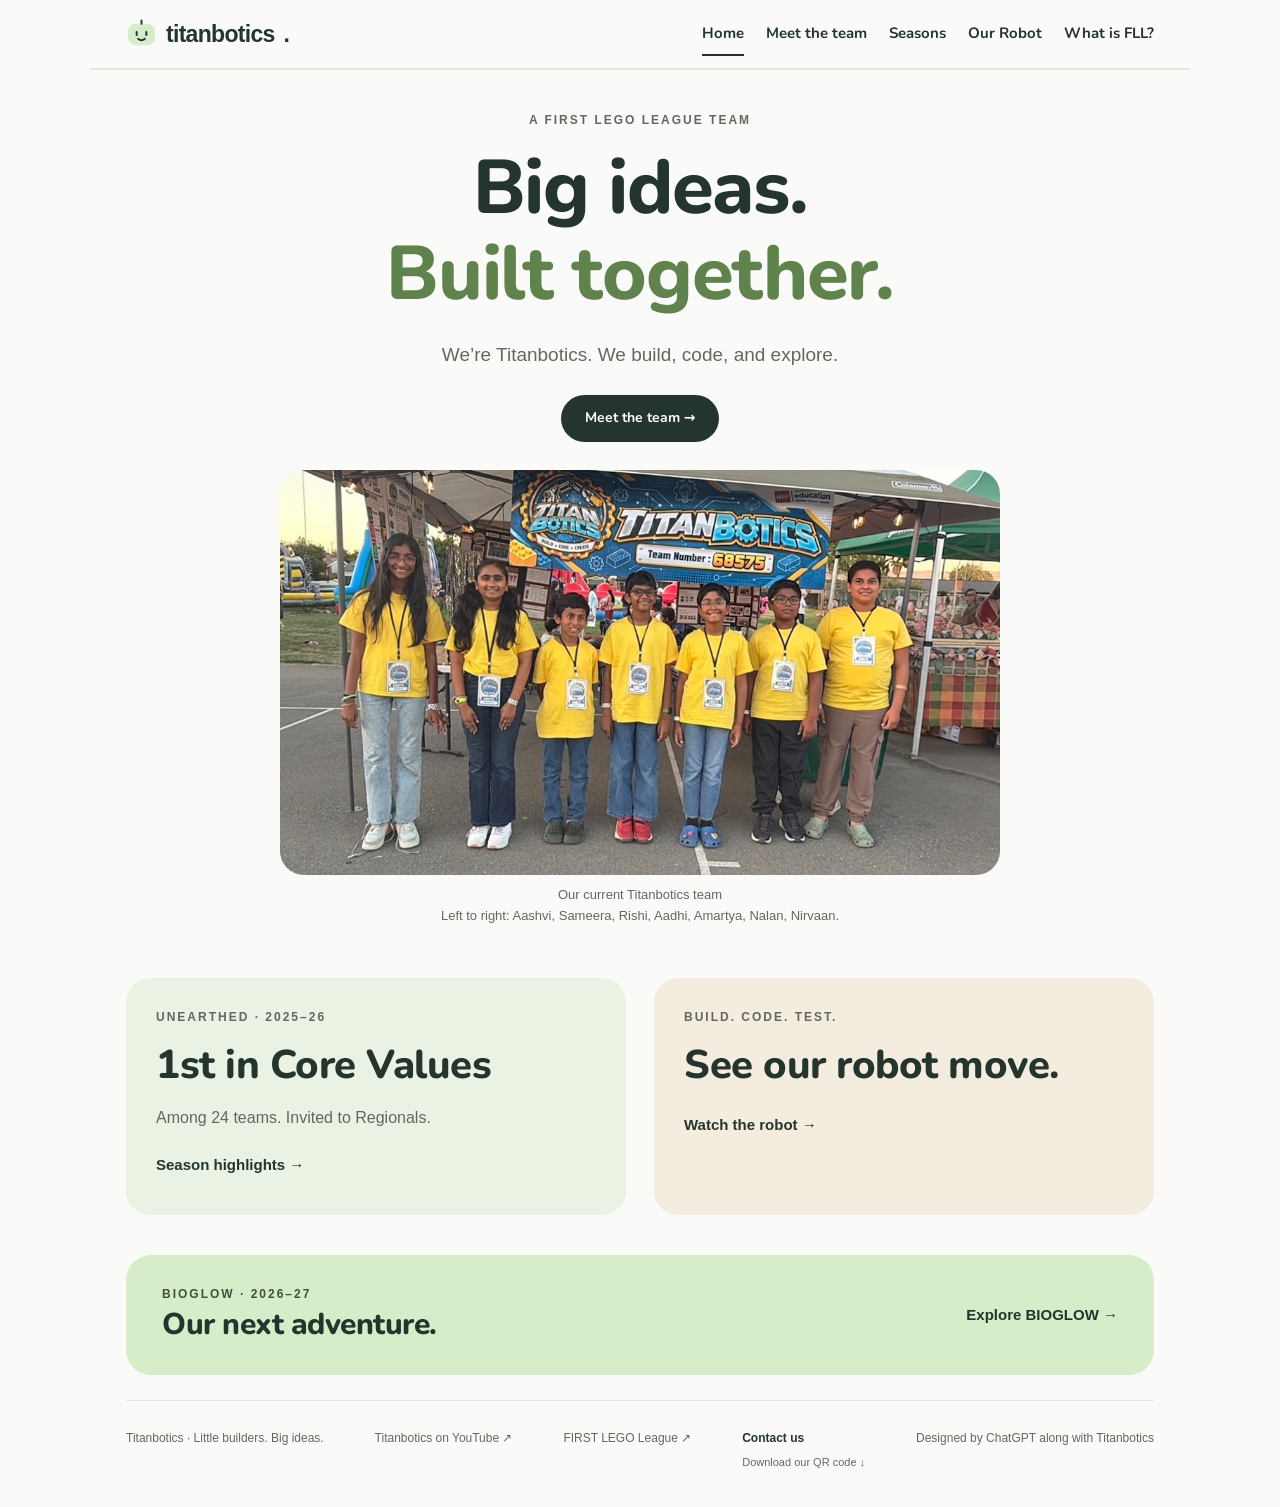
<file: index.html>
<!DOCTYPE html>

<html lang="en"><head><meta charset="utf-8"/><meta content="width=device-width, initial-scale=1" name="viewport"/><title>Home | Titanbotics</title><meta content="Meet Titanbotics, a FIRST LEGO League team building robots and big ideas together." name="description"/><meta content="#fafbf8" name="theme-color"/><link href="images/favicon.svg" rel="icon" type="image/svg+xml"/><link href="css/style.css?v=footer-1" rel="stylesheet"/><script defer="" src="js/main.js?v=videos-1"></script></head>
<body><a class="skip" href="#main">Skip to content</a><header><a class="brand" href="index.html"><img alt="" height="31" src="images/favicon.svg" width="31"/>titanbotics<span aria-hidden="true">.</span></a><nav aria-label="Main navigation"><a aria-current="page" href="index.html">Home</a><a href="team.html">Meet the team</a><a href="seasons.html">Seasons</a><a href="robot.html">Our Robot</a><a href="fll.html">What is FLL?</a></nav></header><main id="main"><section class="hero team-hero"><p class="eyebrow">A FIRST LEGO League team</p><h1>Big ideas.<br/><span>Built together.</span></h1><p class="lead">We’re Titanbotics. We build, code, and explore.</p><a class="button" href="team.html">Meet the team →</a><figure class="home-team"><img alt="The current seven-member Titanbotics team in yellow shirts beneath the team banner" height="576" src="images/team/titanbotics-yellow-shirts.jpg" width="1024"/><figcaption class="small">Our current Titanbotics team<br/>Left to right: Aashvi, Sameera, Rishi, Aadhi, Amartya, Nalan, Nirvaan.</figcaption></figure></section><section aria-label="Explore Titanbotics" class="grid two section home-highlights"><article class="card green"><p class="eyebrow">UNEARTHED · 2025–26</p><h2>1st in Core Values</h2><p>Among 24 teams. Invited to Regionals.</p><a class="text-link" href="seasons/unearthed.html">Season highlights →</a></article><article class="card sand"><p class="eyebrow">Build. Code. Test.</p><h2>See our robot move.</h2><a class="text-link" href="robot.html#robot-video">Watch the robot →</a></article></section><section class="season-banner"><div><p class="eyebrow">BIOGLOW · 2026–27</p><h2>Our next adventure.</h2></div><a class="text-link" href="seasons/bioglow.html">Explore BIOGLOW →</a></section></main><footer><p>Titanbotics · Little builders. Big ideas.</p><a href="https://www.youtube.com/@Titanbotics">Titanbotics on YouTube ↗</a><a href="https://firstlegoleague.org/">FIRST LEGO League ↗</a><div class="footer-contact"><a href="mailto:titanbotics@gmail.com">Contact us</a><a download="" href="images/share/titanbotics-qr.png">Download our QR code ↓</a></div><p>Designed by ChatGPT along with Titanbotics</p></footer></body></html>
</file>
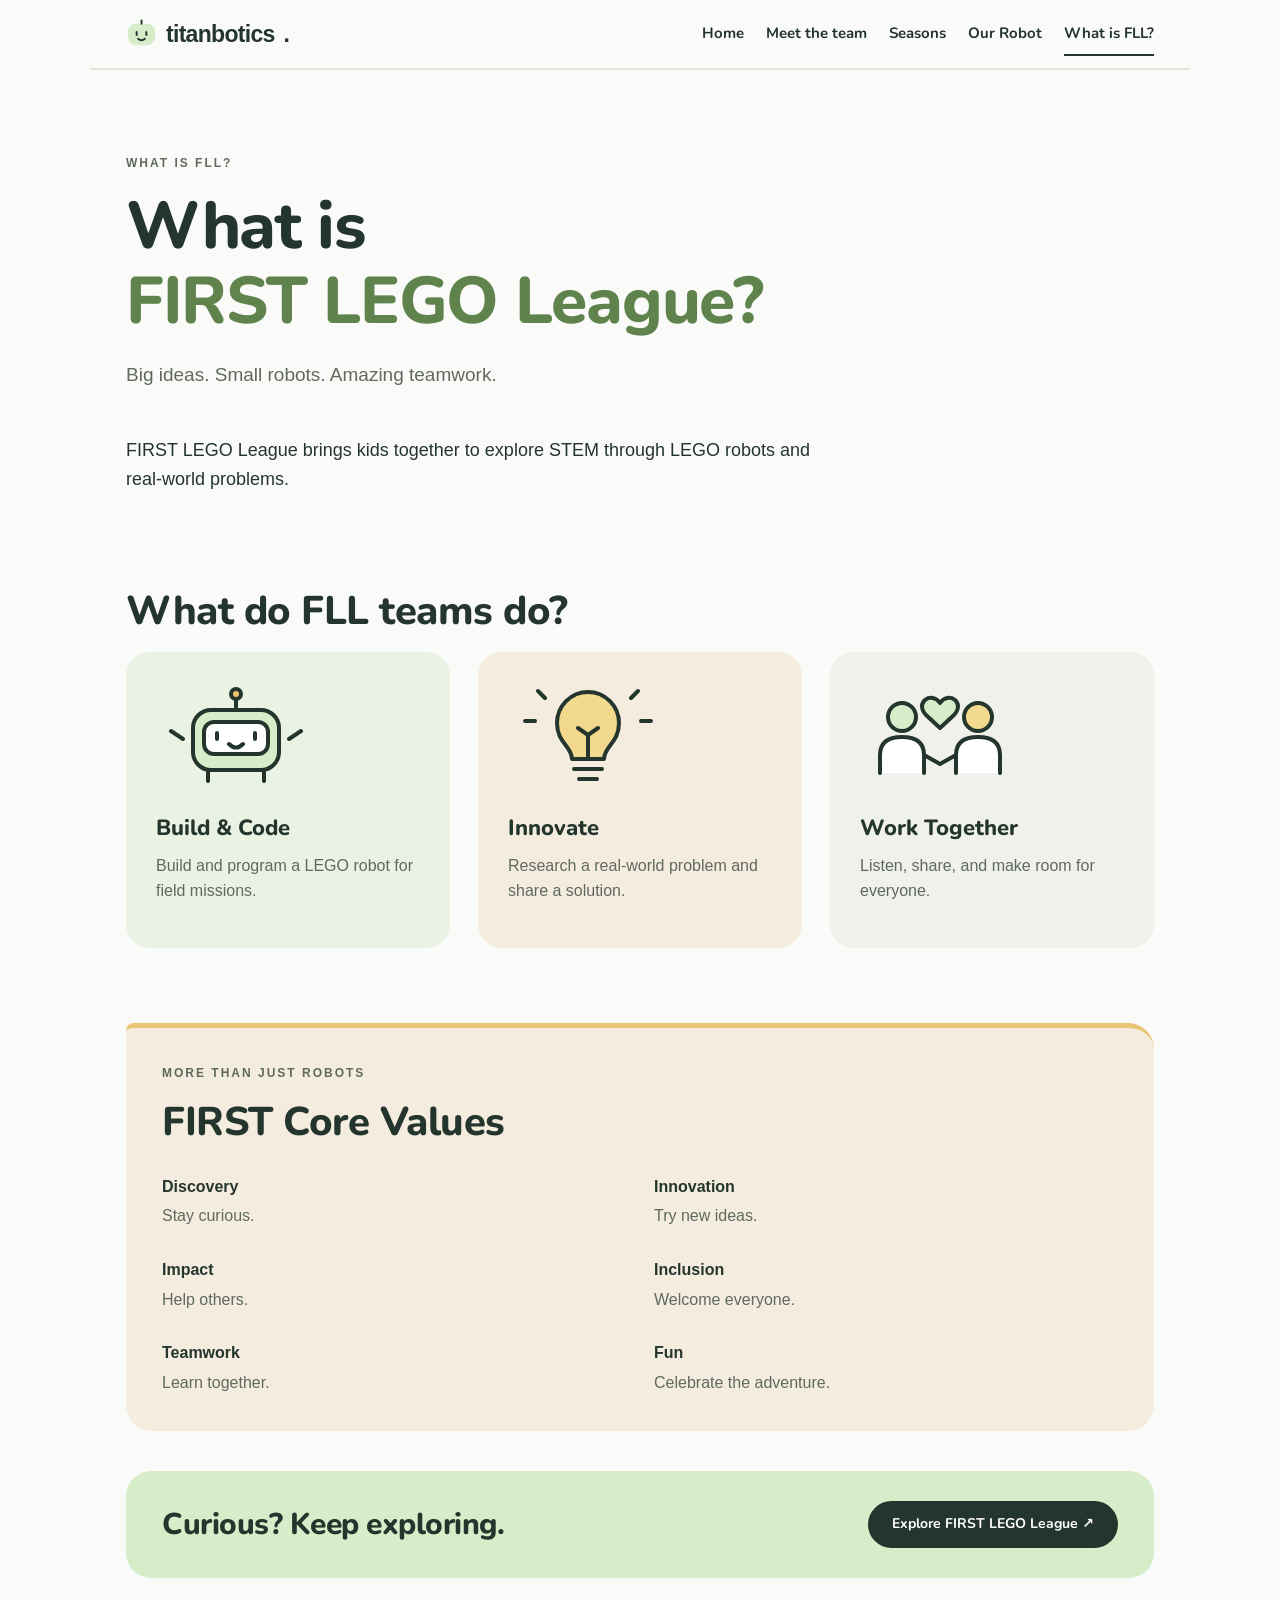
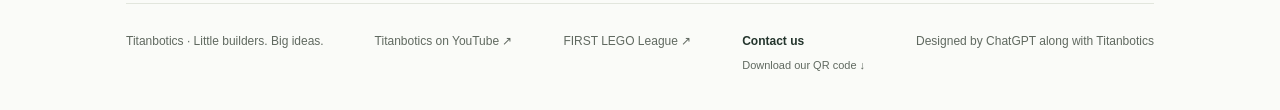
<file: fll.html>
<!DOCTYPE html>

<html lang="en">
<head>
<meta charset="utf-8"/>
<meta content="width=device-width, initial-scale=1" name="viewport"/>
<title>What is FLL? | Titanbotics</title>
<meta content="Big ideas. Small robots. Amazing teamwork. Discover FIRST LEGO League: building, coding, innovation, and Core Values." name="description"/>
<meta content="#fafbf8" name="theme-color"/>
<link href="images/favicon.svg" rel="icon" type="image/svg+xml"/>
<link href="css/style.css?v=footer-1" rel="stylesheet"/>
</head>
<body><a class="skip" href="#main">Skip to content</a><header><a class="brand" href="index.html"><img alt="" height="31" src="images/favicon.svg" width="31"/>titanbotics<span aria-hidden="true">.</span></a><nav aria-label="Main navigation"><a href="index.html">Home</a><a href="team.html">Meet the team</a><a href="seasons.html">Seasons</a><a href="robot.html">Our Robot</a><a aria-current="page" href="fll.html">What is FLL?</a></nav></header>
<main id="main">
<section class="page-hero">
<p class="eyebrow">What is FLL?</p>
<h1>What is<br/><span>FIRST LEGO League?</span></h1>
<p class="lead">Big ideas. Small robots. Amazing teamwork.</p>
</section>
<p class="fll-intro">FIRST LEGO League brings kids together to explore STEM through LEGO robots and real-world problems.</p>
<section aria-labelledby="activities-title" class="section">
<h2 id="activities-title">What do FLL teams do?</h2>
<div class="grid">
<article class="card green">
<svg aria-hidden="true" class="fll-art" focusable="false" viewbox="0 0 160 110"><g stroke="#24352d" stroke-linecap="round" stroke-linejoin="round" stroke-width="4"><path d="M80 25V15"></path><circle cx="80" cy="12" fill="#f3c56b" r="5"></circle><rect fill="#d7edca" height="60" rx="18" width="86" x="37" y="28"></rect><rect fill="#fff" height="32" rx="10" width="64" x="48" y="40"></rect><path d="M61 51v6m38-6v6m-26 5q7 7 14 0M27 57l-12-8m118 8 12-8M52 89v10m56-10v10" fill="none"></path></g></svg>
<h3>Build &amp; Code</h3>
<p>Build and program a LEGO robot for field missions.</p>
</article>
<article class="card sand">
<svg aria-hidden="true" class="fll-art" focusable="false" viewbox="0 0 160 110"><g fill="none" stroke="#24352d" stroke-linecap="round" stroke-linejoin="round" stroke-width="4"><path d="M64 77c0-13-15-16-15-36a31 31 0 0 1 62 0c0 20-15 23-15 36Z" fill="#f3d98d"></path><path d="M66 87h28m-23 10h18M80 77V53m-10-7 10 7 10-7M27 39H17m116 0h10M37 16l-7-7m93 7 7-7"></path></g></svg>
<h3>Innovate</h3>
<p>Research a real-world problem and share a solution.</p>
</article>
<article class="card">
<svg aria-hidden="true" class="fll-art" focusable="false" viewbox="0 0 160 110"><g stroke="#24352d" stroke-linecap="round" stroke-linejoin="round" stroke-width="4"><circle cx="42" cy="35" fill="#d7edca" r="14"></circle><circle cx="118" cy="35" fill="#f3d98d" r="14"></circle><path d="M20 91V73q0-18 22-18t22 18v18m32 0V73q0-18 22-18t22 18v18" fill="#fff"></path><path d="m64 73 16 9 16-9" fill="none"></path><path d="M80 46 66 33c-12-13 6-24 14-12 8-12 26-1 14 12Z" fill="#d7edca"></path></g></svg>
<h3>Work Together</h3>
<p>Listen, share, and make room for everyone.</p>
</article>
</div>
</section>
<section aria-labelledby="values-title" class="notebook">
<p class="eyebrow">More than just robots</p>
<h2 id="values-title">FIRST Core Values</h2>
<dl class="grid two fll-values">
<div><dt>Discovery</dt><dd>Stay curious.</dd></div>
<div><dt>Innovation</dt><dd>Try new ideas.</dd></div>
<div><dt>Impact</dt><dd>Help others.</dd></div>
<div><dt>Inclusion</dt><dd>Welcome everyone.</dd></div>
<div><dt>Teamwork</dt><dd>Learn together.</dd></div>
<div><dt>Fun</dt><dd>Celebrate the adventure.</dd></div>
</dl>
</section>
<section aria-labelledby="explore-title" class="season-banner">
<div><h2 id="explore-title">Curious? Keep exploring.</h2></div>
<a class="button" href="https://www.firstinspires.org/programs/fll/" rel="noopener noreferrer" target="_blank">Explore FIRST LEGO League <span aria-hidden="true">↗</span><span class="visually-hidden"> (opens in a new tab)</span></a>
</section>
</main>
<footer><p>Titanbotics · Little builders. Big ideas.</p><a href="https://www.youtube.com/@Titanbotics">Titanbotics on YouTube ↗</a><a href="https://firstlegoleague.org/">FIRST LEGO League ↗</a><div class="footer-contact"><a href="mailto:titanbotics@gmail.com">Contact us</a><a download="" href="images/share/titanbotics-qr.png">Download our QR code ↓</a></div><p>Designed by ChatGPT along with Titanbotics</p></footer></body></html>
</file>
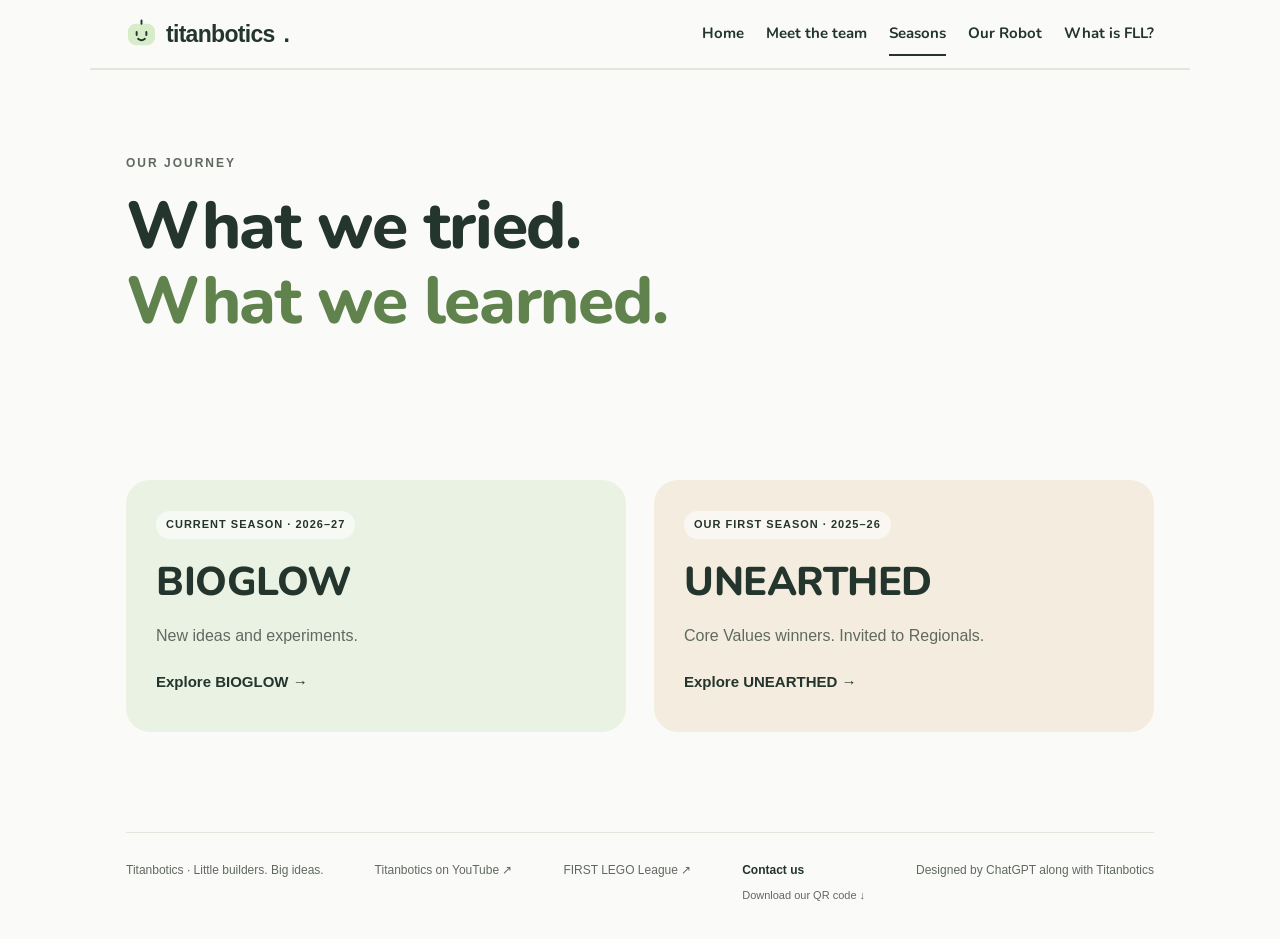
<file: seasons.html>
<!DOCTYPE html>

<html lang="en"><head><meta charset="utf-8"/><meta content="width=device-width, initial-scale=1" name="viewport"/><title>Seasons | Titanbotics</title><meta content="Explore Titanbotics’ BIOGLOW 2026–27 season and UNEARTHED 2025–26 achievements." name="description"/><meta content="#fafbf8" name="theme-color"/><link href="images/favicon.svg" rel="icon" type="image/svg+xml"/><link href="css/style.css?v=footer-1" rel="stylesheet"/><script defer="" src="js/main.js?v=videos-1"></script></head>
<body><a class="skip" href="#main">Skip to content</a><header><a class="brand" href="index.html"><img alt="" height="31" src="images/favicon.svg" width="31"/>titanbotics<span aria-hidden="true">.</span></a><nav aria-label="Main navigation"><a href="index.html">Home</a><a href="team.html">Meet the team</a><a aria-current="page" href="seasons.html">Seasons</a><a href="robot.html">Our Robot</a><a href="fll.html">What is FLL?</a></nav></header><main id="main"><section class="page-hero"><p class="eyebrow">Our journey</p><h1>What we tried.<br/><span>What we learned.</span></h1></section><section aria-label="Our seasons" class="grid two section"><article class="card green"><span class="pill">Current season · 2026–27</span><h2>BIOGLOW</h2><p>New ideas and experiments.</p><a class="text-link" href="seasons/bioglow.html">Explore BIOGLOW →</a></article><article class="card sand"><span class="pill">Our first season · 2025–26</span><h2>UNEARTHED</h2><p>Core Values winners. Invited to Regionals.</p><a class="text-link" href="seasons/unearthed.html">Explore UNEARTHED →</a></article></section></main><footer><p>Titanbotics · Little builders. Big ideas.</p><a href="https://www.youtube.com/@Titanbotics">Titanbotics on YouTube ↗</a><a href="https://firstlegoleague.org/">FIRST LEGO League ↗</a><div class="footer-contact"><a href="mailto:titanbotics@gmail.com">Contact us</a><a download="" href="images/share/titanbotics-qr.png">Download our QR code ↓</a></div><p>Designed by ChatGPT along with Titanbotics</p></footer></body></html>
</file>
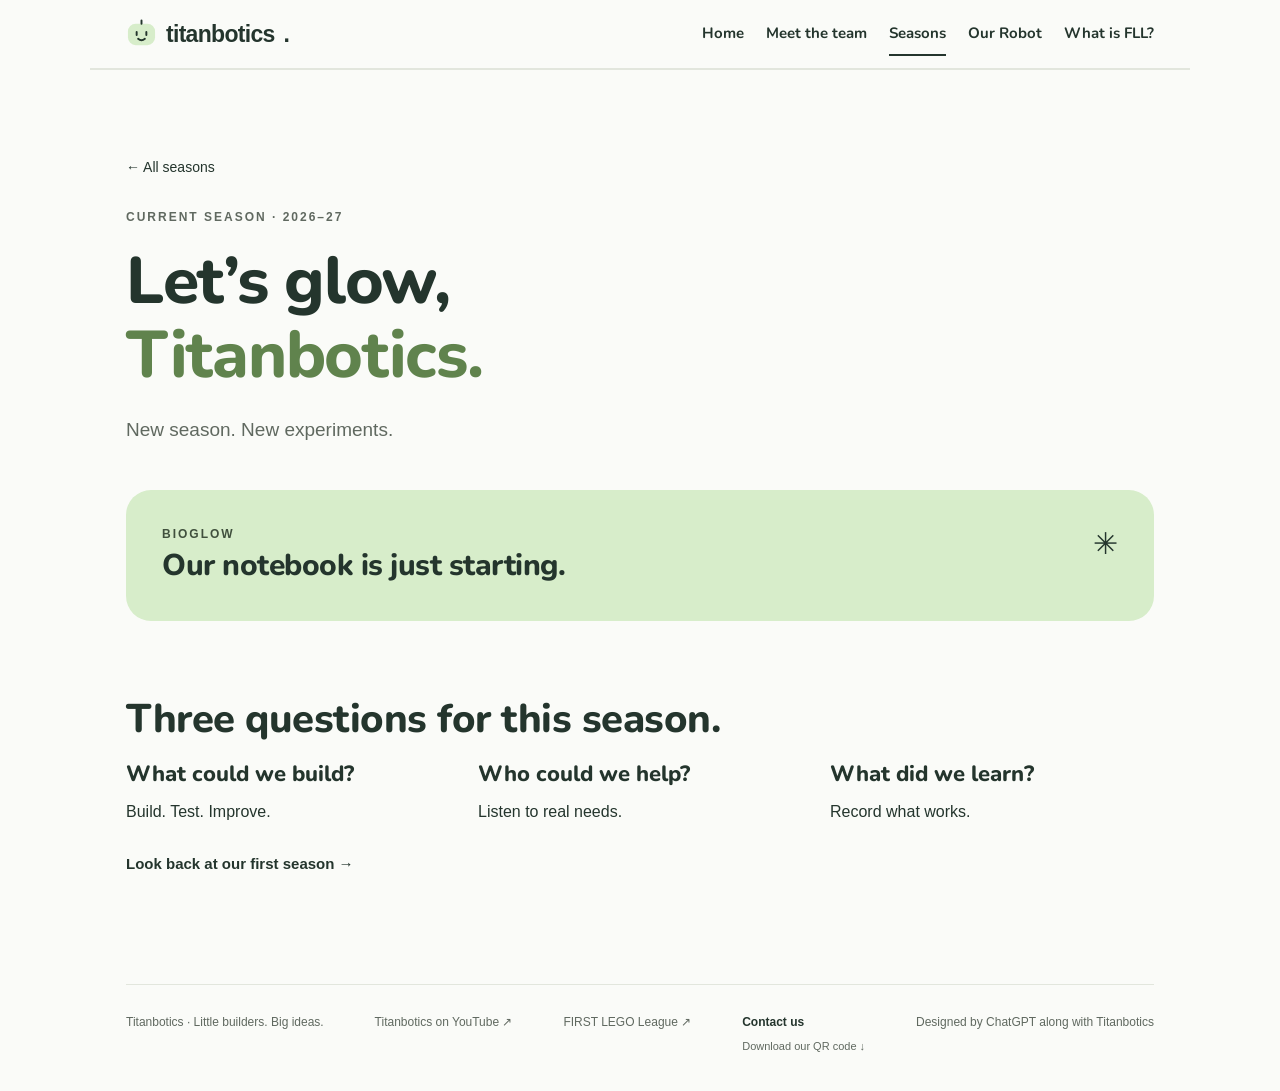
<file: seasons/bioglow.html>
<!DOCTYPE html>

<html lang="en"><head><meta charset="utf-8"/><meta content="width=device-width, initial-scale=1" name="viewport"/><title>BIOGLOW 2026–27 | Titanbotics</title><meta content="Follow Team Titanbotics into the 2026–27 BIOGLOW season." name="description"/><meta content="#fafbf8" name="theme-color"/><link href="../images/favicon.svg" rel="icon" type="image/svg+xml"/><link href="../css/style.css?v=footer-1" rel="stylesheet"/><script defer="" src="../js/main.js?v=videos-1"></script></head>
<body><a class="skip" href="#main">Skip to content</a><header><a class="brand" href="../index.html"><img alt="" height="31" src="../images/favicon.svg" width="31"/>titanbotics<span aria-hidden="true">.</span></a><nav aria-label="Main navigation"><a href="../index.html">Home</a><a href="../team.html">Meet the team</a><a aria-current="page" href="../seasons.html">Seasons</a><a href="../robot.html">Our Robot</a><a href="../fll.html">What is FLL?</a></nav></header><main id="main"><section class="page-hero"><a class="back" href="../seasons.html">← All seasons</a><p class="eyebrow">Current season · 2026–27</p><h1>Let’s glow,<br/><span>Titanbotics.</span></h1><p class="lead">New season. New experiments.</p></section><section class="season-banner"><div><p class="eyebrow">BIOGLOW</p><h2>Our notebook is just starting.</h2></div><span aria-hidden="true" class="symbol">✳</span></section><section class="section"><h2>Three questions for this season.</h2><div class="grid"><article><h3>What could we build?</h3><p>Build. Test. Improve.</p></article><article><h3>Who could we help?</h3><p>Listen to real needs.</p></article><article><h3>What did we learn?</h3><p>Record what works.</p></article></div><a class="text-link" href="unearthed.html">Look back at our first season →</a></section></main><footer><p>Titanbotics · Little builders. Big ideas.</p><a href="https://www.youtube.com/@Titanbotics">Titanbotics on YouTube ↗</a><a href="https://firstlegoleague.org/">FIRST LEGO League ↗</a><div class="footer-contact"><a href="mailto:titanbotics@gmail.com">Contact us</a><a download="" href="../images/share/titanbotics-qr.png">Download our QR code ↓</a></div><p>Designed by ChatGPT along with Titanbotics</p></footer></body></html>
</file>
<file: css/style.css>
*{box-sizing:border-box} :root{--ink:#24352d;--muted:#606960;--green:#d7edca;--paper:#fafbf8;--line:#e2e6dd}html{scroll-behavior:smooth}body{margin:0;color:var(--ink);background:var(--paper);font-family:ui-rounded,"SF Pro Rounded",-apple-system,BlinkMacSystemFont,"Segoe UI",sans-serif;line-height:1.6}a{color:inherit;text-decoration:none}a:hover{color:#42753e}a:focus-visible,button:focus-visible,summary:focus-visible{outline:3px solid #49783a;outline-offset:6px}header{max-width:1100px;margin:auto;padding:25px 36px;display:flex;justify-content:space-between;align-items:center;border-bottom:1px solid var(--line)}.brand{font-weight:800;letter-spacing:-.7px;font-size:23px;display:flex;align-items:center;gap:9px}.brand img{width:31px;height:31px}nav{display:flex;gap:30px;font-size:14px}nav a{padding:9px 0}nav a[aria-current=page]{font-weight:700;border-bottom:2px solid var(--ink)}main{max-width:1100px;margin:auto;padding:0 36px}.hero{text-align:center;padding:66px 0 12px}.eyebrow{font-size:12px;font-weight:700;letter-spacing:2px;text-transform:uppercase;color:var(--muted);margin:0 0 16px}h1{font-size:clamp(42px,6.5vw,76px);line-height:1.08;letter-spacing:-3px;margin:0 0 22px;font-weight:750}h1 span{color:#60834d}h2{font-size:clamp(28px,4vw,40px);line-height:1.17;letter-spacing:-1.2px;margin:0 0 17px}h3{font-size:22px;line-height:1.3;margin:0 0 10px;letter-spacing:-.5px}p{margin:0 0 20px}.lead{font-size:19px;color:var(--muted);max-width:550px;margin:0 auto 25px}.button{display:inline-block;background:var(--ink);color:white;border-radius:28px;padding:12px 24px;font-size:14px;font-weight:600}.button:hover{background:#406044;color:white}.hero-art{display:block;width:min(410px,100%);height:auto;margin:-2px auto 0}.season-banner{background:var(--green);border-radius:25px;padding:30px 36px;display:flex;align-items:center;justify-content:space-between;gap:25px}.season-banner p{margin:0;color:#40503d}.season-banner h2{font-size:30px;margin:3px 0}.text-link{font-weight:650;font-size:15px;display:inline-block;padding:8px 0}.text-link:hover{text-decoration:underline}.section{padding:75px 0}.section-head{display:flex;justify-content:space-between;align-items:center;gap:20px;margin-bottom:28px}.section-head h2{margin:0}.grid{display:grid;grid-template-columns:repeat(3,1fr);gap:28px}.grid.two{grid-template-columns:repeat(2,1fr)}.card{padding:30px;border-radius:24px;background:#f0f1eb}.card p{color:var(--muted);margin-bottom:14px}.card.green{background:#eaf2e4}.card.sand{background:#f4eddf}.symbol{display:block;font-size:30px;margin-bottom:23px}.small{font-size:13px;color:var(--muted)}.page-hero{padding:85px 0 45px;max-width:780px}.page-hero .lead{margin:0;max-width:620px}.page-hero h1{font-size:clamp(42px,6vw,66px)}.split{display:grid;grid-template-columns:1fr 1fr;gap:60px;align-items:center;padding:20px 0 70px}.split img{width:100%;max-width:420px}.statement{font-size:clamp(25px,4vw,38px);letter-spacing:-1px;line-height:1.35;max-width:760px}.number{font-size:55px;font-weight:750;line-height:1.1;margin-bottom:20px;display:block}.detail{border-top:1px solid var(--line);padding:25px 0}.detail p{color:var(--muted);max-width:750px;margin:12px 0 0}summary{cursor:pointer;font-size:19px;font-weight:650}footer{max-width:1028px;margin:25px auto 0;border-top:1px solid var(--line);padding:28px 0 35px;display:flex;justify-content:space-between;gap:20px;font-size:12px;color:var(--muted)}footer p{margin:0}.skip{position:absolute;top:-100px;left:15px;background:white;padding:12px;z-index:10}.skip:focus{top:10px}.pill{display:inline-block;font-size:11px;letter-spacing:1px;text-transform:uppercase;font-weight:700;padding:5px 10px;border-radius:20px;background:#fff9;margin-bottom:20px}.back{font-size:14px;display:inline-block;margin-bottom:30px}@media(max-width:650px){header{padding:18px 22px;flex-direction:column;gap:15px}nav{gap:25px}main{padding:0 22px}.hero{padding-top:45px}h1{letter-spacing:-2px}.lead{font-size:17px}.hero-art{width:320px}.season-banner{padding:25px;align-items:flex-start;flex-direction:column;gap:10px}.section{padding:48px 0}.grid,.grid.two,.split{grid-template-columns:1fr;gap:18px}.section-head{align-items:flex-start;flex-direction:column;gap:8px}.page-hero{padding:50px 0 35px}.split{padding-bottom:40px;gap:25px}footer{margin:20px 22px 0;flex-direction:column;gap:8px}.card{padding:26px}.symbol{margin-bottom:13px}}@media(prefers-reduced-motion:reduce){html{scroll-behavior:auto}}

/* Notebook details: small hints of the kids’ work, with room to read. */
.notebook{background:#f4eddf;border-radius:8px 26px 26px 26px;padding:36px;margin-bottom:40px;border-top:5px solid #e7c573}.notebook>p{max-width:730px}.experiment{padding-left:24px;max-width:780px}.experiment li{padding:9px 0 9px 8px}.home-note{display:flex;align-items:center;justify-content:space-between;gap:25px}.home-note p{max-width:540px}.doodle{font-family:Georgia,serif;font-size:150px;line-height:1;color:#6c804f;transform:rotate(-12deg);padding:0 35px}@media(max-width:650px){.notebook{padding:26px}.doodle{display:none}}

.video-card{max-width:760px;margin:24px 0}.video-preview{display:block;position:relative;aspect-ratio:16/9;overflow:hidden;border-radius:20px;background:#23352c}.video-preview img{width:100%;height:100%;object-fit:cover;display:block}.play-label{position:absolute;left:20px;bottom:18px;background:#24352d;color:white;padding:10px 18px;border-radius:24px;font-weight:650}.video-card h3{margin:16px 0 6px}.video-frame{display:block;width:100%;aspect-ratio:16/9;border:0;border-radius:20px}.team-spirit{max-width:420px;margin:0 0 36px}.outreach .video-card{margin-top:25px}footer{flex-wrap:wrap}footer a:hover{text-decoration:underline}

/* Friendly headings, with familiar body text and the original wordmark. */
@font-face{font-family:Nunito;src:url('../fonts/nunito-700.ttf') format('truetype');font-style:normal;font-weight:700;font-display:swap}
@font-face{font-family:Nunito;src:url('../fonts/nunito-800.ttf') format('truetype');font-style:normal;font-weight:800;font-display:swap}
h1,h2,h3,nav,.button,summary{font-family:Nunito,ui-rounded,system-ui,sans-serif}
h1{font-weight:800;letter-spacing:-1.3px;line-height:1.13}h2{font-weight:800;letter-spacing:-.5px}h3{font-weight:800;letter-spacing:0}nav{font-weight:700;font-size:15px}.button{font-weight:700}summary{font-weight:700}
@media(max-width:650px){h1{letter-spacing:-.8px}nav{gap:22px}}

.notebook pre{max-width:100%;overflow-x:auto;background:#24352d;color:#f5f7f2;padding:22px;border-radius:14px;font-size:13px;line-height:1.8;tab-size:4}.notebook code{font-family:ui-monospace,SFMono-Regular,Consolas,monospace}.notebook pre:focus-visible{outline:3px solid #49783a;outline-offset:4px}

/* Keep all five navigation links comfortable at every screen width. */
header{gap:20px;flex-wrap:wrap}nav{flex-wrap:wrap;justify-content:center;column-gap:22px;row-gap:4px}nav a{white-space:nowrap}
.fll-intro{max-width:720px;font-size:18px}.fll-art{display:block;width:160px;max-width:100%;height:110px;margin-bottom:22px}.fll-values{margin:28px 0 0}.fll-values dt{font-weight:700}.fll-values dd{margin:4px 0 0;color:var(--muted)}.season-banner .button{flex-shrink:0}.visually-hidden{position:absolute;width:1px;height:1px;padding:0;margin:-1px;overflow:hidden;clip-path:inset(50%);white-space:nowrap;border:0}
@media(max-width:650px){nav{column-gap:18px}.season-banner .button{max-width:100%}}

/* Put the people first, with short captions and direct links. */
.team-hero{padding-top:42px}.home-team{max-width:720px;margin:28px auto 0}.home-team img{display:block;width:100%;height:auto;border-radius:24px}.home-team figcaption{margin-top:10px}.home-highlights{padding:40px 0}.compact{padding:42px 0 24px}.team-spirit{margin-bottom:20px}
@media(max-width:650px){.team-hero{padding-top:30px}.home-team{margin-top:24px}.compact{padding-top:32px}}

/* Keep navigation available without covering in-page destinations. */
header{position:sticky;top:0;z-index:20;padding-top:12px;padding-bottom:12px;background:var(--paper);box-shadow:0 1px 0 var(--line)}
html{scroll-padding-top:120px}
.skip{z-index:30}
@media(max-width:650px){
  header{padding:10px 22px;gap:6px}
  header .brand{font-size:20px}
  header .brand img{width:26px;height:26px}
  nav{font-size:14px;column-gap:16px;row-gap:0}
  nav a{padding:5px 0}
  html{scroll-padding-top:150px}
}

/* Keep contact and sharing links together. */
.footer-contact{display:flex;flex-direction:column;align-items:flex-start;gap:6px}
.footer-contact>a:first-child{font-weight:700;color:var(--ink)}
.footer-contact>a[download]{font-size:11px}
</file>
